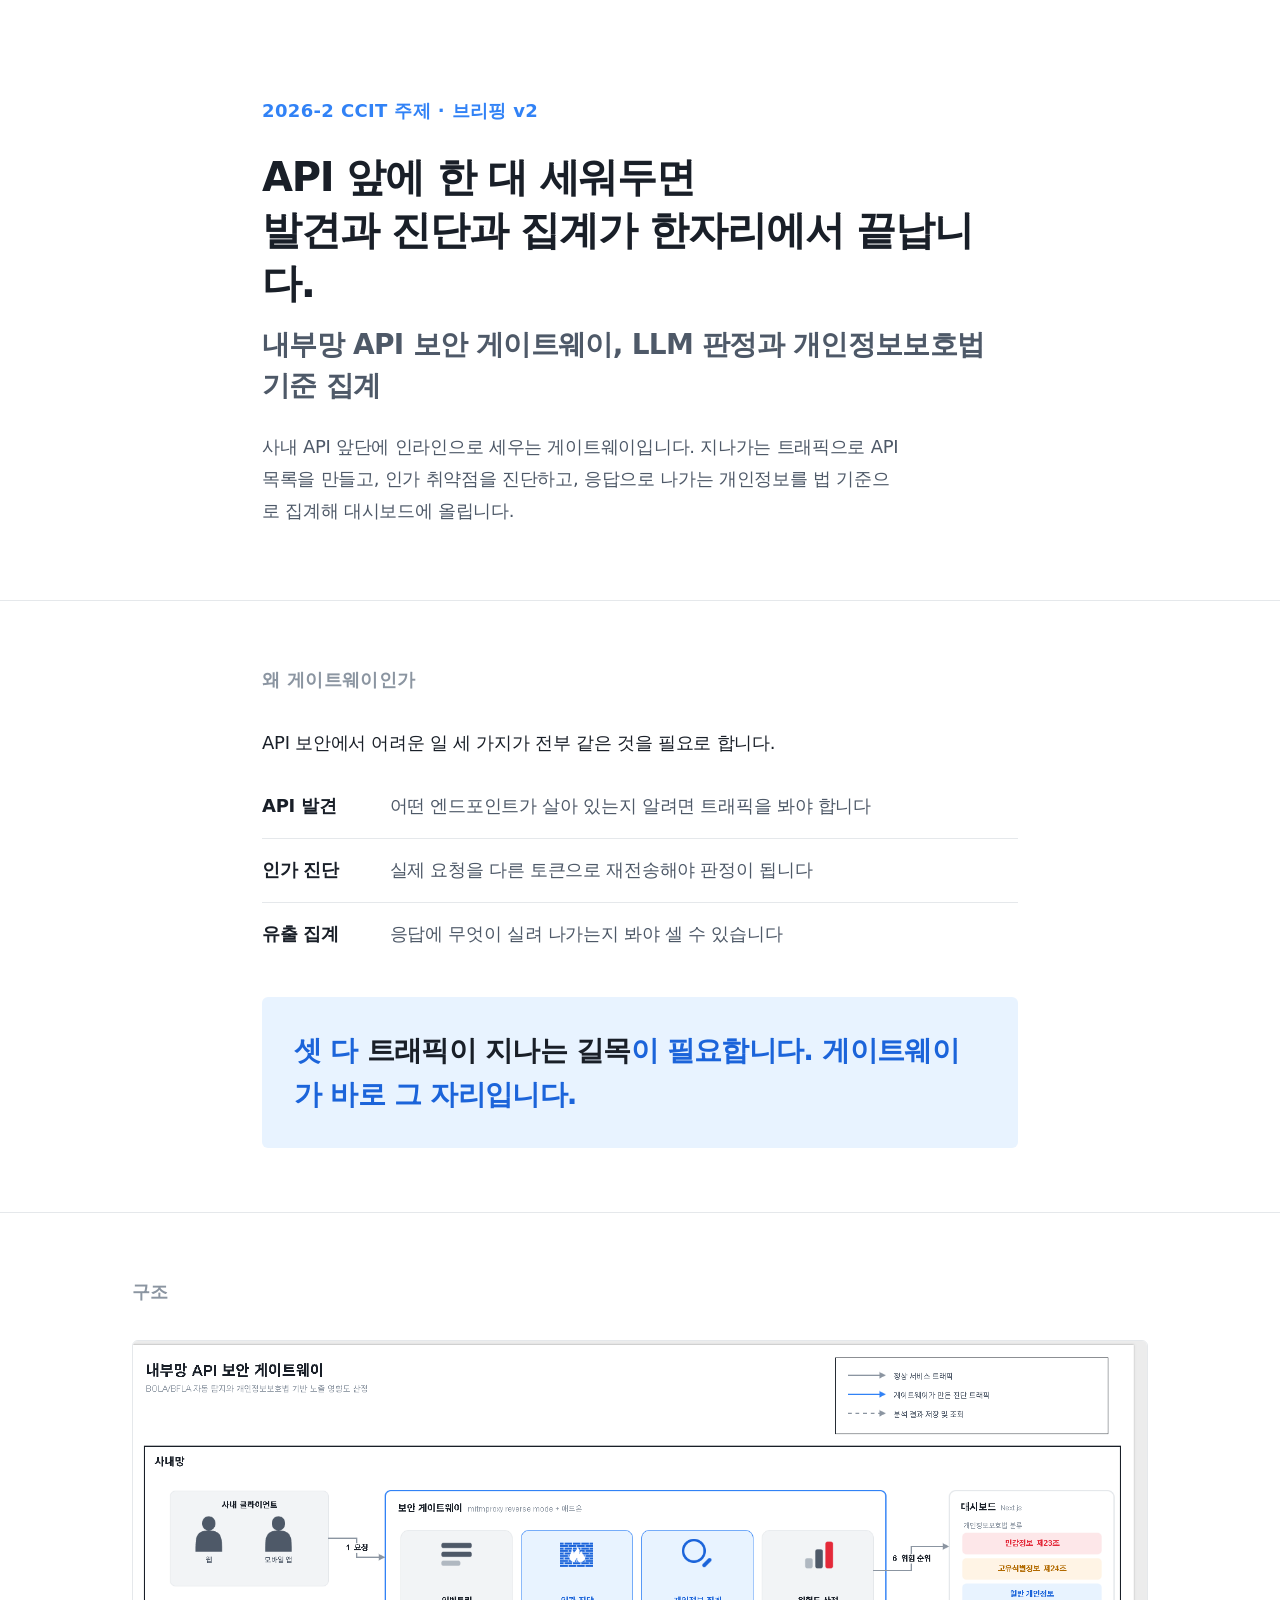
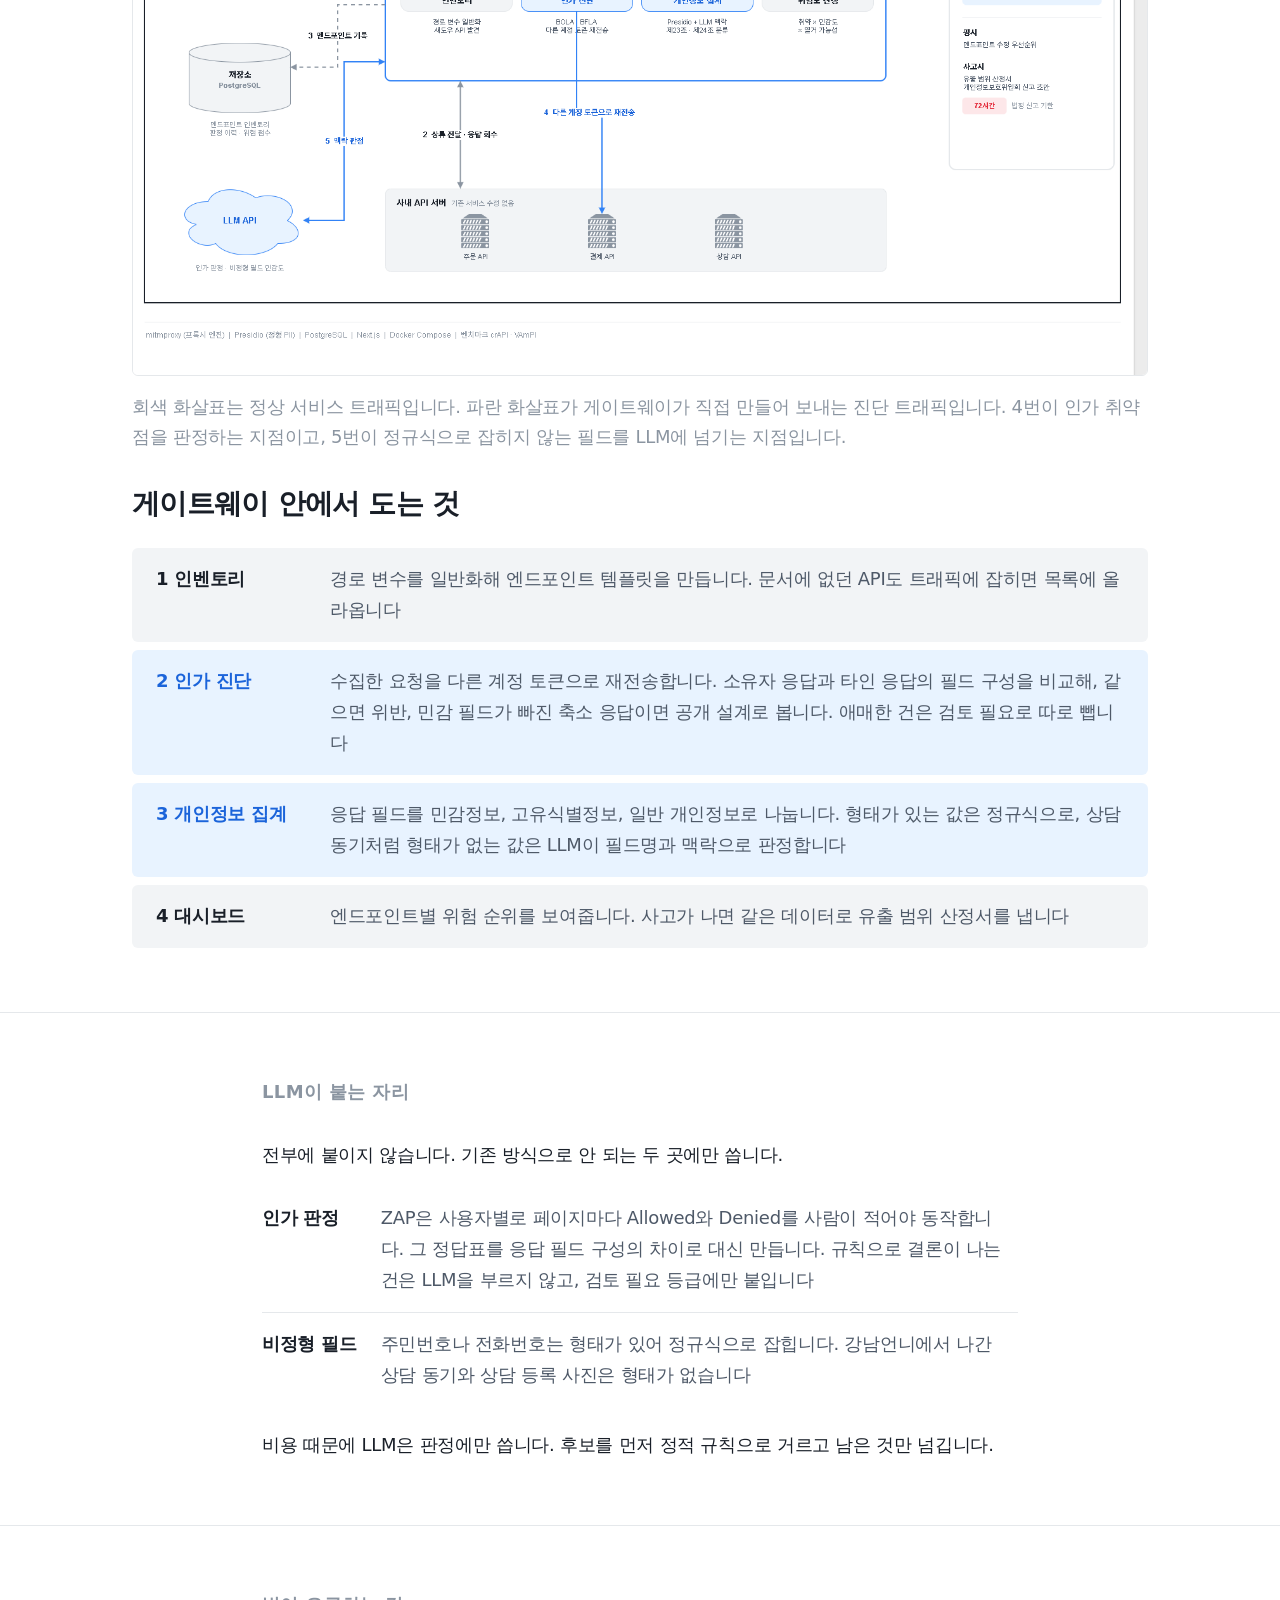
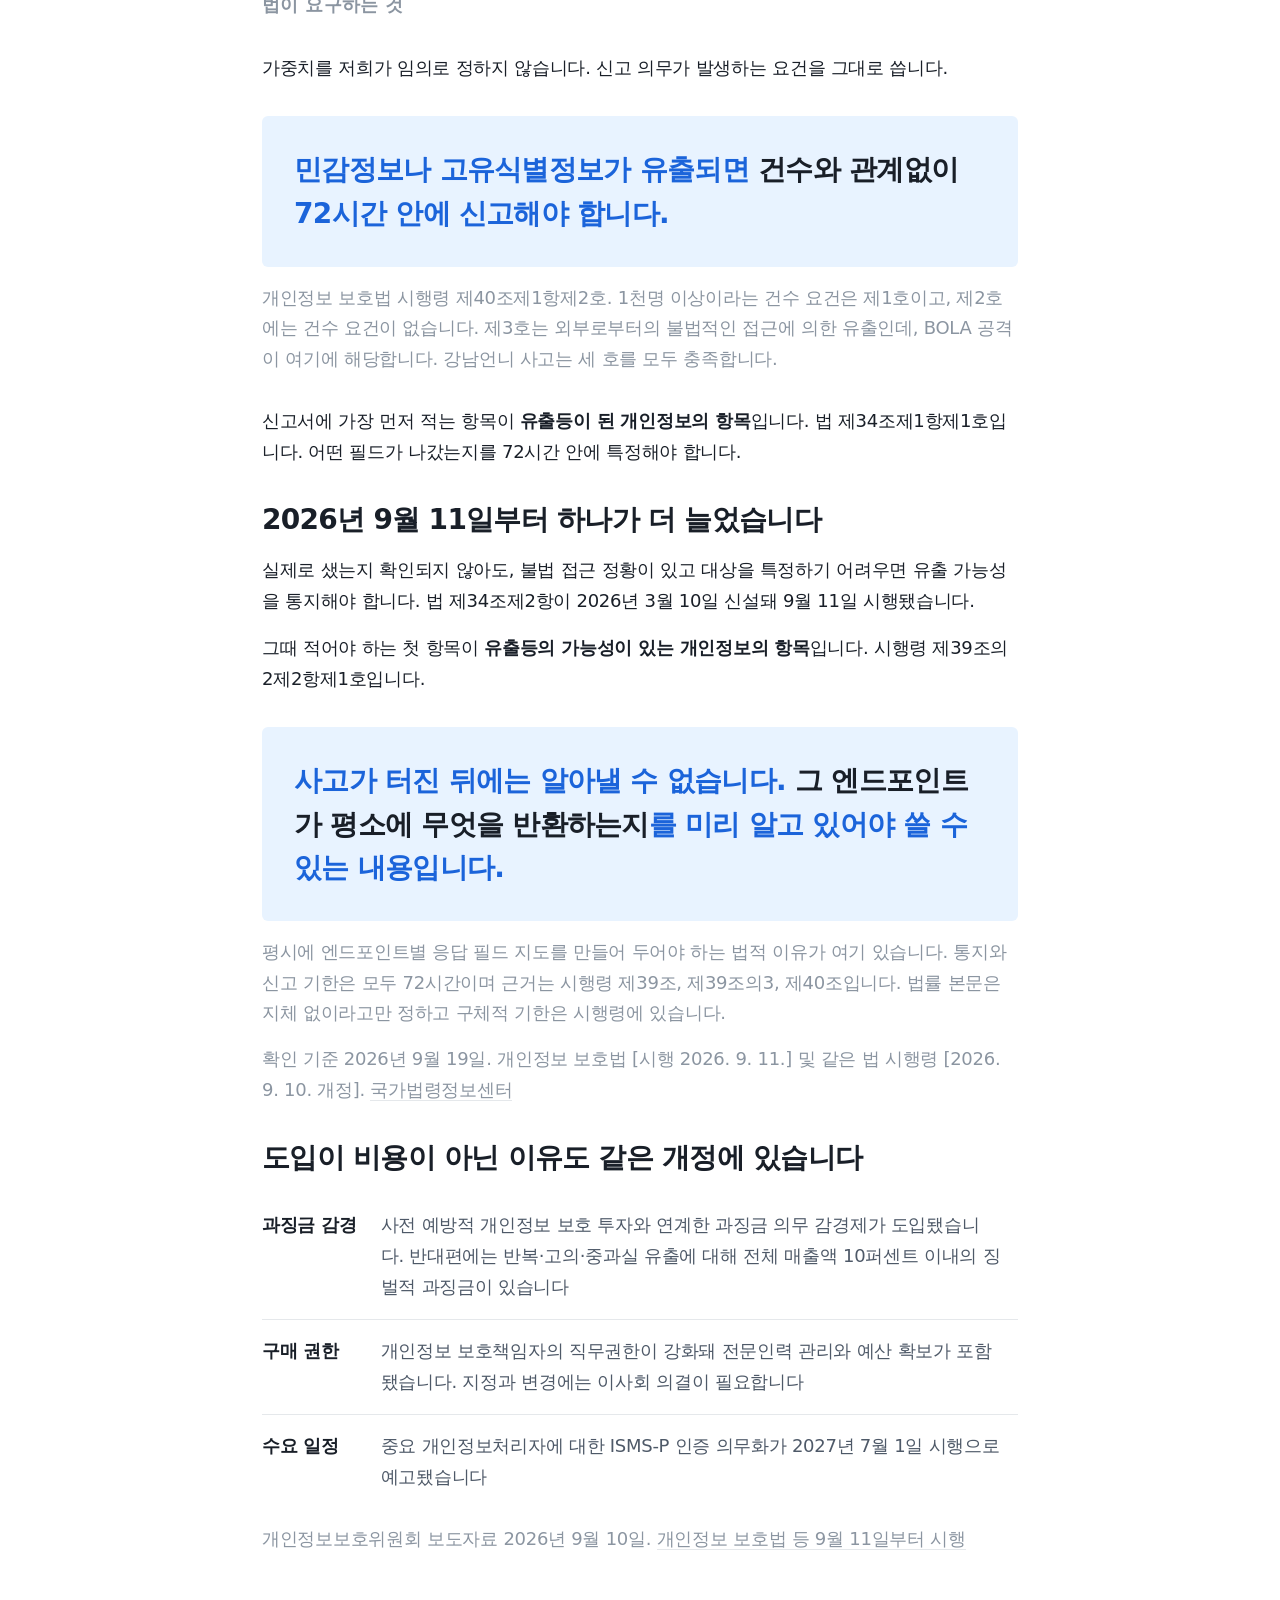
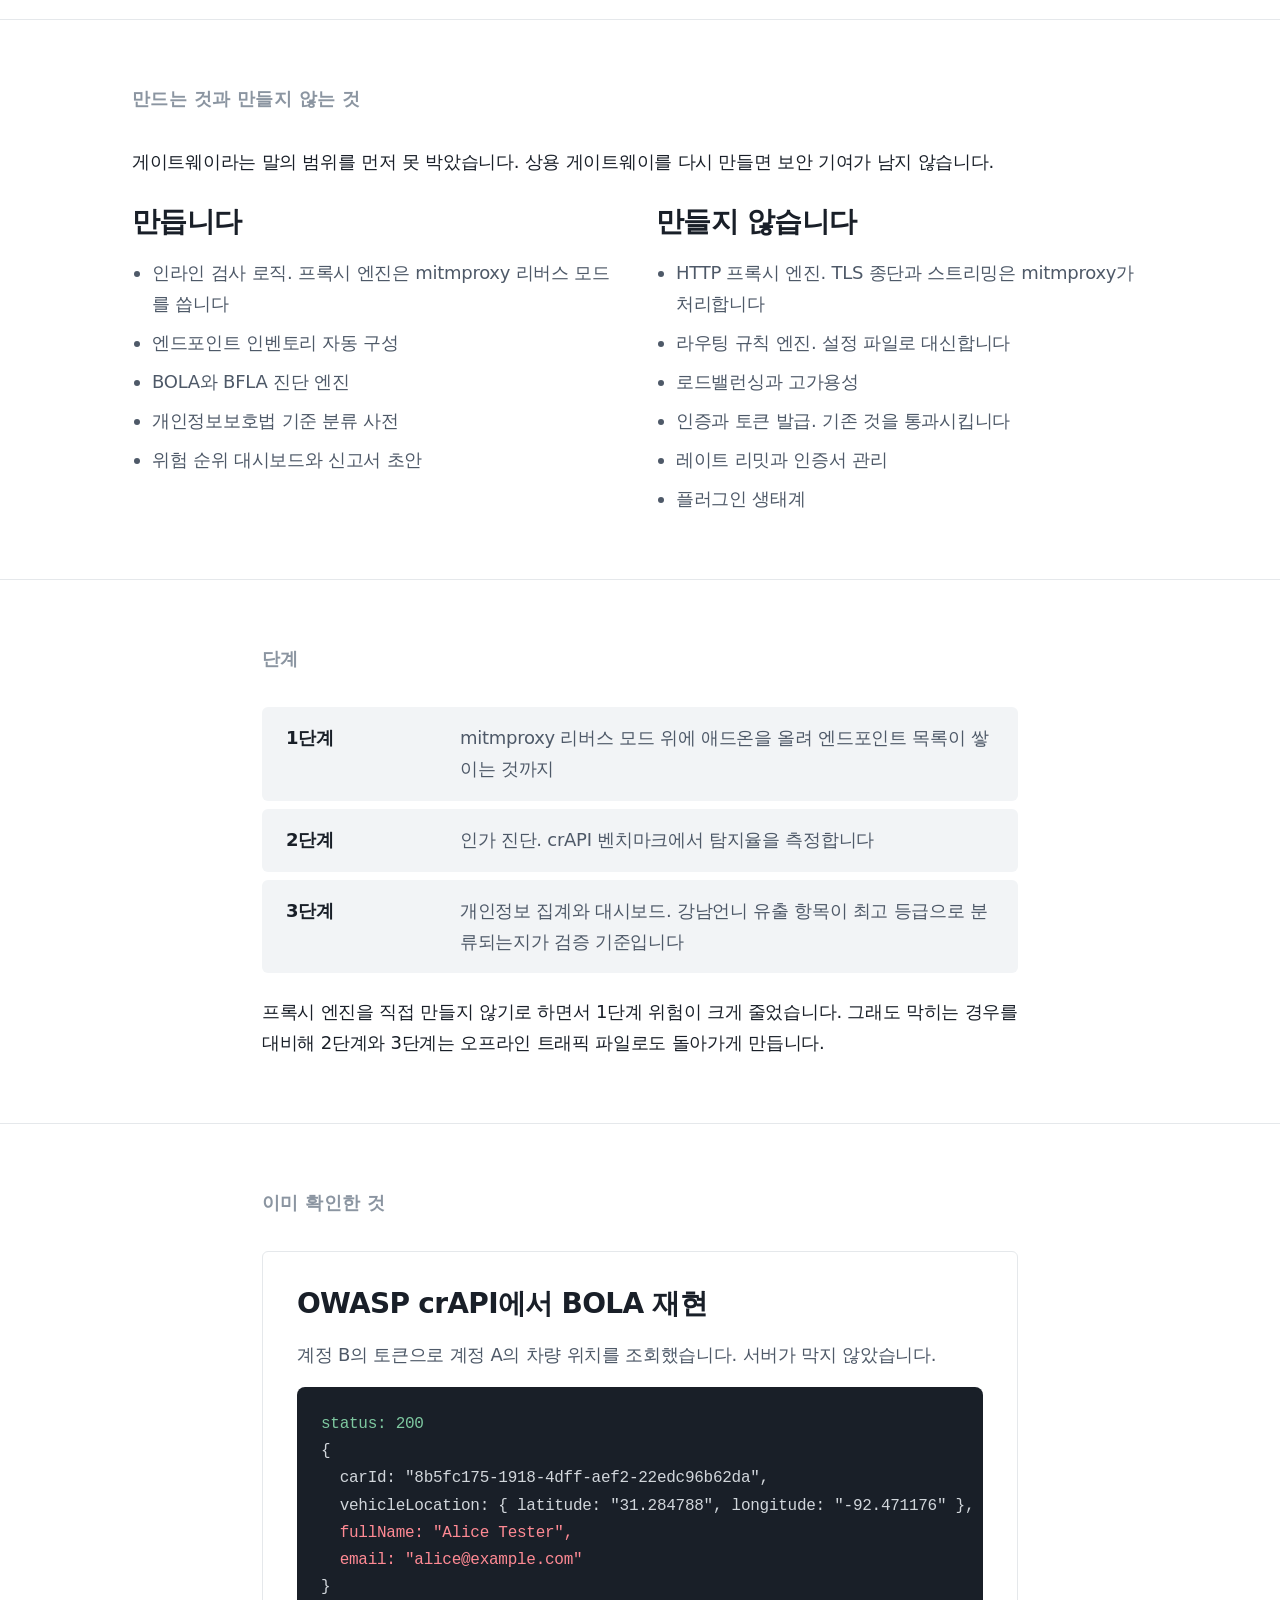
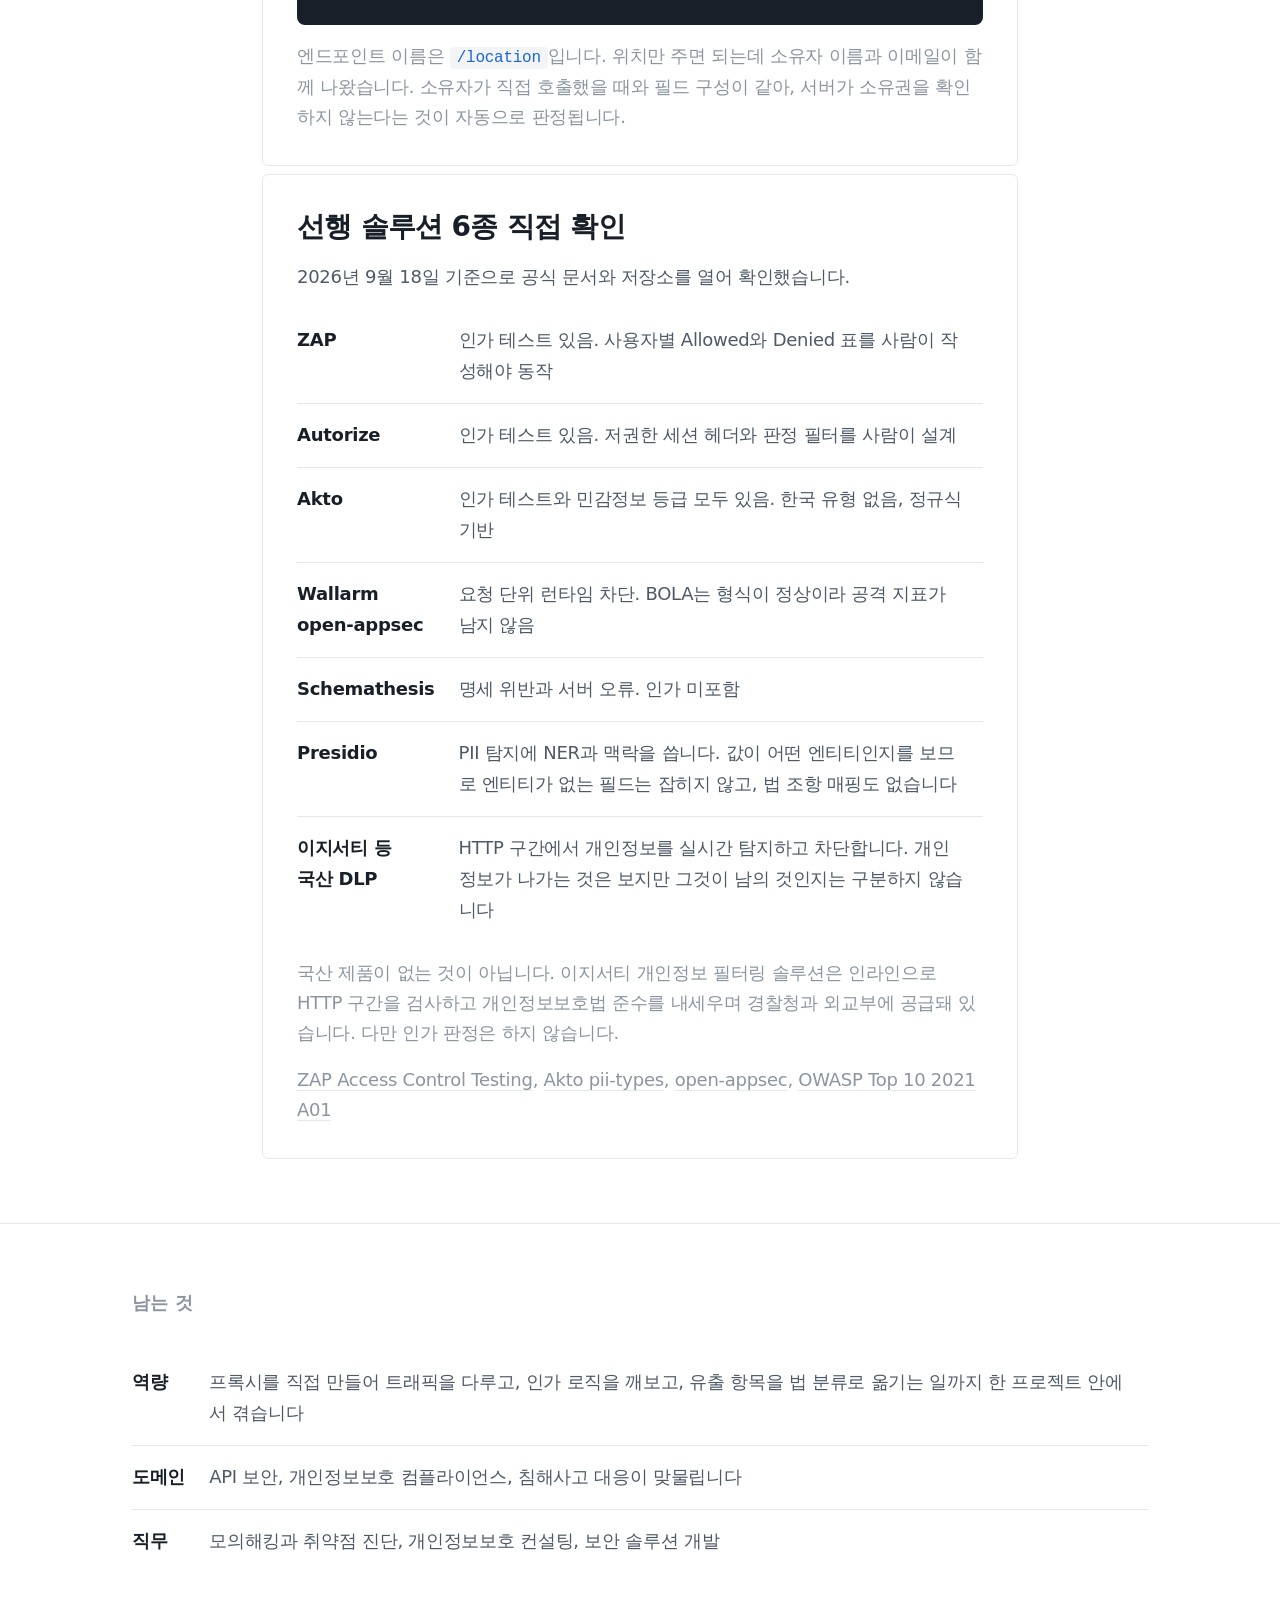
<file: arch/게이트웨이 브리핑.html>
<!DOCTYPE html>
<html lang="ko">
<head>
<meta charset="UTF-8">
<meta name="viewport" content="width=device-width, initial-scale=1">
<title>내부망 API 보안 게이트웨이</title>
<style>
  @font-face{
    font-family:'Paperlogy';font-style:normal;font-weight:500;font-display:swap;
    src:local('Paperlogy-5Medium'),local('Paperlogy 5Medium'),local('Paperlogy5Medium');
  }
  @font-face{
    font-family:'Paperlogy';font-style:normal;font-weight:600;font-display:swap;
    src:local('Paperlogy-6SemiBold'),local('Paperlogy 6SemiBold'),local('Paperlogy6SemiBold');
  }
  @font-face{
    font-family:'Paperlogy';font-style:normal;font-weight:700;font-display:swap;
    src:local('Paperlogy-7Bold'),local('Paperlogy 7Bold'),local('Paperlogy7Bold');
  }

  :root{
    --primary:#3182f6;
    --weak-bg:#e8f3ff;
    --weak-fg:#1b64da;
    --canvas:#ffffff;
    --fg:#191f28;
    --body:#4e5968;
    --muted:#8b95a1;
    --surface:#f2f4f6;
    --border:#e5e8eb;
    --danger:#e42939;

    --fs-l:40px;
    --fs-m:28px;
    --fs-s:18px;

    --sp-1:4px; --sp-2:8px; --sp-4:16px; --sp-6:24px; --sp-8:32px;

    --maxw:820px;
    --maxw-wide:1080px;
  }
  *{box-sizing:border-box;}
  html{-webkit-text-size-adjust:100%;}
  body{
    margin:0;background:var(--canvas);color:var(--fg);
    font-family:'Paperlogy',"Pretendard","Apple SD Gothic Neo","Malgun Gothic",system-ui,sans-serif;
    font-size:var(--fs-s);font-weight:500;line-height:1.72;letter-spacing:-0.015em;
  }
  .wrap{max-width:var(--maxw);margin:0 auto;padding:0 var(--sp-8);}
  .wide{max-width:var(--maxw-wide);margin:0 auto;padding:0 var(--sp-8);}

  header{padding:96px 0 72px;border-bottom:1px solid var(--border);}
  .eyebrow{font-size:var(--fs-s);font-weight:600;letter-spacing:0.02em;color:var(--primary);margin:0 0 var(--sp-6);}
  h1{font-size:var(--fs-l);font-weight:700;line-height:1.32;margin:0 0 var(--sp-4);letter-spacing:-0.03em;}
  .sub{font-size:var(--fs-m);font-weight:600;line-height:1.45;margin:0 0 var(--sp-6);letter-spacing:-0.025em;color:var(--body);}
  .lede{font-size:var(--fs-s);font-weight:500;line-height:1.8;color:var(--body);margin:0;max-width:56ch;}

  section{padding:64px 0;border-bottom:1px solid var(--border);}
  section:last-of-type{border-bottom:0;padding-bottom:96px;}
  h2{font-size:var(--fs-s);font-weight:600;letter-spacing:0.02em;color:var(--muted);margin:0 0 var(--sp-8);}
  h3{font-size:var(--fs-m);font-weight:600;line-height:1.42;margin:0 0 var(--sp-4);letter-spacing:-0.025em;}
  p{margin:0 0 var(--sp-4);}
  p:last-child{margin-bottom:0;}
  .dim{color:var(--body);}
  .cap{color:var(--muted);line-height:1.68;}
  b,strong{font-weight:600;}

  table{width:100%;border-collapse:collapse;margin:0 0 var(--sp-4);}
  td{padding:var(--sp-4) var(--sp-4) var(--sp-4) 0;border-bottom:1px solid var(--border);vertical-align:top;}
  tr:last-child td{border-bottom:0;}
  td.label{white-space:nowrap;padding-right:var(--sp-6);}

  .gap{background:var(--weak-bg);border-radius:6px;padding:var(--sp-8);margin:var(--sp-8) 0 0;}
  .gap p{font-size:var(--fs-m);font-weight:600;line-height:1.55;letter-spacing:-0.025em;margin:0;color:var(--weak-fg);}
  .gap strong{color:var(--fg);font-weight:700;}

  .ev{border:1px solid var(--border);border-radius:6px;padding:var(--sp-8) 34px;}
  code{font-family:"SF Mono",Consolas,"D2Coding",monospace;font-size:16px;background:var(--surface);padding:2px 7px;border-radius:4px;color:var(--weak-fg);}
  pre{
    font-family:"SF Mono",Consolas,"D2Coding",monospace;
    background:var(--fg);color:#d1d6db;padding:var(--sp-6);border-radius:8px;
    overflow-x:auto;font-size:16px;line-height:1.7;margin:var(--sp-4) 0 0;
  }
  pre .hl{color:#ff8a94;}
  pre .ok{color:#7ec8a0;}

  .src{margin:var(--sp-4) 0 0;color:var(--muted);}
  .src a{color:var(--muted);text-decoration:none;border-bottom:1px solid var(--border);}

  .flow{display:grid;gap:var(--sp-2);margin:var(--sp-6) 0 0;}
  .flow .node{
    background:var(--surface);border-radius:6px;padding:var(--sp-4) var(--sp-6);
    display:grid;grid-template-columns:150px 1fr;gap:var(--sp-6);align-items:baseline;
  }
  .flow .node b{font-weight:600;color:var(--fg);}
  .flow .node span{color:var(--body);}
  .flow .node.hl{background:var(--weak-bg);}
  .flow .node.hl b{color:var(--weak-fg);}
  .arrow{text-align:center;color:var(--muted);line-height:1;margin:0;padding:2px 0;}

  figure{margin:var(--sp-6) 0 0;}
  figure img{
    display:block;width:100%;height:auto;
    border:1px solid var(--border);border-radius:6px;
  }
  figcaption{margin-top:var(--sp-4);color:var(--muted);line-height:1.68;}

  .scope{display:grid;grid-template-columns:1fr 1fr;gap:var(--sp-8);margin-top:var(--sp-6);}
  .scope ul{margin:0;padding-left:20px;}
  .scope li{margin-bottom:var(--sp-2);color:var(--body);}
  .scope li:last-child{margin-bottom:0;}

  @media (max-width:760px){
    header{padding:56px 0 48px;}
    h1{font-size:28px;}
    .sub{font-size:var(--fs-s);}
    .gap p{font-size:var(--fs-s);}
    section{padding:48px 0;}
    .flow .node{grid-template-columns:1fr;gap:var(--sp-1);}
    .scope{grid-template-columns:1fr;gap:var(--sp-6);}
  }
  @media (prefers-reduced-motion:reduce){*{transition:none !important;}}
  @media print{
    section{page-break-inside:avoid;padding:var(--sp-8) 0;}
    pre,.gap,.node,.ev{-webkit-print-color-adjust:exact;print-color-adjust:exact;}
  }
</style>
</head>
<body>

<header>
  <div class="wrap">
    <p class="eyebrow">2026-2 CCIT 주제 · 브리핑 v2</p>
    <h1>API 앞에 한 대 세워두면<br>발견과 진단과 집계가 한자리에서 끝납니다.</h1>
    <p class="sub">내부망 API 보안 게이트웨이, LLM 판정과 개인정보보호법 기준 집계</p>
    <p class="lede">사내 API 앞단에 인라인으로 세우는 게이트웨이입니다. 지나가는 트래픽으로 API 목록을 만들고, 인가 취약점을 진단하고, 응답으로 나가는 개인정보를 법 기준으로 집계해 대시보드에 올립니다.</p>
  </div>
</header>

<section>
  <div class="wrap">
    <h2>왜 게이트웨이인가</h2>
    <p>API 보안에서 어려운 일 세 가지가 전부 같은 것을 필요로 합니다.</p>
    <table>
      <tbody>
        <tr><td class="label"><b>API 발견</b></td><td class="dim">어떤 엔드포인트가 살아 있는지 알려면 트래픽을 봐야 합니다</td></tr>
        <tr><td class="label"><b>인가 진단</b></td><td class="dim">실제 요청을 다른 토큰으로 재전송해야 판정이 됩니다</td></tr>
        <tr><td class="label"><b>유출 집계</b></td><td class="dim">응답에 무엇이 실려 나가는지 봐야 셀 수 있습니다</td></tr>
      </tbody>
    </table>
    <div class="gap">
      <p>셋 다 <strong>트래픽이 지나는 길목</strong>이 필요합니다. 게이트웨이가 바로 그 자리입니다.</p>
    </div>
  </div>
</section>

<section>
  <div class="wide">
    <h2>구조</h2>
    <figure>
      <img src="아키텍처.png" alt="내부망 API 보안 게이트웨이 아키텍처. 사내 클라이언트에서 보안 게이트웨이를 거쳐 사내 API 서버로 트래픽이 흐르고, 게이트웨이는 인벤토리, 인가 진단, 개인정보 집계, 위험도 산정 네 모듈로 구성됩니다. 저장소와 LLM API가 연결되고 결과는 대시보드로 나갑니다.">
      <figcaption>회색 화살표는 정상 서비스 트래픽입니다. 파란 화살표가 게이트웨이가 직접 만들어 보내는 진단 트래픽입니다. 4번이 인가 취약점을 판정하는 지점이고, 5번이 정규식으로 잡히지 않는 필드를 LLM에 넘기는 지점입니다.</figcaption>
    </figure>

    <h3 style="margin-top:var(--sp-8)">게이트웨이 안에서 도는 것</h3>
    <div class="flow">
      <div class="node"><b>1 인벤토리</b><span>경로 변수를 일반화해 엔드포인트 템플릿을 만듭니다. 문서에 없던 API도 트래픽에 잡히면 목록에 올라옵니다</span></div>
      <div class="node hl"><b>2 인가 진단</b><span>수집한 요청을 다른 계정 토큰으로 재전송합니다. 소유자 응답과 타인 응답의 필드 구성을 비교해, 같으면 위반, 민감 필드가 빠진 축소 응답이면 공개 설계로 봅니다. 애매한 건은 검토 필요로 따로 뺍니다</span></div>
      <div class="node hl"><b>3 개인정보 집계</b><span>응답 필드를 민감정보, 고유식별정보, 일반 개인정보로 나눕니다. 형태가 있는 값은 정규식으로, 상담 동기처럼 형태가 없는 값은 LLM이 필드명과 맥락으로 판정합니다</span></div>
      <div class="node"><b>4 대시보드</b><span>엔드포인트별 위험 순위를 보여줍니다. 사고가 나면 같은 데이터로 유출 범위 산정서를 냅니다</span></div>
    </div>
  </div>
</section>

<section>
  <div class="wrap">
    <h2>LLM이 붙는 자리</h2>
    <p>전부에 붙이지 않습니다. 기존 방식으로 안 되는 두 곳에만 씁니다.</p>
    <table>
      <tbody>
        <tr><td class="label"><b>인가 판정</b></td><td class="dim">ZAP은 사용자별로 페이지마다 Allowed와 Denied를 사람이 적어야 동작합니다. 그 정답표를 응답 필드 구성의 차이로 대신 만듭니다. 규칙으로 결론이 나는 건은 LLM을 부르지 않고, 검토 필요 등급에만 붙입니다</td></tr>
        <tr><td class="label"><b>비정형 필드</b></td><td class="dim">주민번호나 전화번호는 형태가 있어 정규식으로 잡힙니다. 강남언니에서 나간 상담 동기와 상담 등록 사진은 형태가 없습니다</td></tr>
      </tbody>
    </table>
    <p style="margin-top:var(--sp-6)">비용 때문에 LLM은 판정에만 씁니다. 후보를 먼저 정적 규칙으로 거르고 남은 것만 넘깁니다.</p>
  </div>
</section>

<section>
  <div class="wrap">
    <h2>법이 요구하는 것</h2>
    <p>가중치를 저희가 임의로 정하지 않습니다. 신고 의무가 발생하는 요건을 그대로 씁니다.</p>
    <div class="gap">
      <p>민감정보나 고유식별정보가 유출되면 <strong>건수와 관계없이</strong> 72시간 안에 신고해야 합니다.</p>
    </div>
    <p class="cap" style="margin-top:var(--sp-4)">개인정보 보호법 시행령 제40조제1항제2호. 1천명 이상이라는 건수 요건은 제1호이고, 제2호에는 건수 요건이 없습니다. 제3호는 외부로부터의 불법적인 접근에 의한 유출인데, BOLA 공격이 여기에 해당합니다. 강남언니 사고는 세 호를 모두 충족합니다.</p>

    <p style="margin-top:var(--sp-8)">신고서에 가장 먼저 적는 항목이 <b>유출등이 된 개인정보의 항목</b>입니다. 법 제34조제1항제1호입니다. 어떤 필드가 나갔는지를 72시간 안에 특정해야 합니다.</p>

    <h3 style="margin-top:var(--sp-8)">2026년 9월 11일부터 하나가 더 늘었습니다</h3>
    <p>실제로 샜는지 확인되지 않아도, 불법 접근 정황이 있고 대상을 특정하기 어려우면 유출 가능성을 통지해야 합니다. 법 제34조제2항이 2026년 3월 10일 신설돼 9월 11일 시행됐습니다.</p>
    <p>그때 적어야 하는 첫 항목이 <b>유출등의 가능성이 있는 개인정보의 항목</b>입니다. 시행령 제39조의2제2항제1호입니다.</p>
    <div class="gap">
      <p>사고가 터진 뒤에는 알아낼 수 없습니다. <strong>그 엔드포인트가 평소에 무엇을 반환하는지</strong>를 미리 알고 있어야 쓸 수 있는 내용입니다.</p>
    </div>
    <p class="cap" style="margin-top:var(--sp-4)">평시에 엔드포인트별 응답 필드 지도를 만들어 두어야 하는 법적 이유가 여기 있습니다. 통지와 신고 기한은 모두 72시간이며 근거는 시행령 제39조, 제39조의3, 제40조입니다. 법률 본문은 지체 없이라고만 정하고 구체적 기한은 시행령에 있습니다.</p>
    <p class="src">확인 기준 2026년 9월 19일. 개인정보 보호법 [시행 2026. 9. 11.] 및 같은 법 시행령 [2026. 9. 10. 개정].
      <a href="https://www.law.go.kr/%EB%B2%95%EB%A0%B9/%EA%B0%9C%EC%9D%B8%EC%A0%95%EB%B3%B4%EB%B3%B4%ED%98%B8%EB%B2%95">국가법령정보센터</a>
    </p>

    <h3 style="margin-top:var(--sp-8)">도입이 비용이 아닌 이유도 같은 개정에 있습니다</h3>
    <table>
      <tbody>
        <tr><td class="label"><b>과징금 감경</b></td><td class="dim">사전 예방적 개인정보 보호 투자와 연계한 과징금 의무 감경제가 도입됐습니다. 반대편에는 반복·고의·중과실 유출에 대해 전체 매출액 10퍼센트 이내의 징벌적 과징금이 있습니다</td></tr>
        <tr><td class="label"><b>구매 권한</b></td><td class="dim">개인정보 보호책임자의 직무권한이 강화돼 전문인력 관리와 예산 확보가 포함됐습니다. 지정과 변경에는 이사회 의결이 필요합니다</td></tr>
        <tr><td class="label"><b>수요 일정</b></td><td class="dim">중요 개인정보처리자에 대한 ISMS-P 인증 의무화가 2027년 7월 1일 시행으로 예고됐습니다</td></tr>
      </tbody>
    </table>
    <p class="src">개인정보보호위원회 보도자료 2026년 9월 10일.
      <a href="https://pipc.go.kr/np/cop/bbs/selectBoardArticle.do?bbsId=BS074&amp;mCode=C020010000&amp;nttId=12459">개인정보 보호법 등 9월 11일부터 시행</a>
    </p>
  </div>
</section>

<section>
  <div class="wide">
    <h2>만드는 것과 만들지 않는 것</h2>
    <p>게이트웨이라는 말의 범위를 먼저 못 박았습니다. 상용 게이트웨이를 다시 만들면 보안 기여가 남지 않습니다.</p>
    <div class="scope">
      <div>
        <h3>만듭니다</h3>
        <ul>
          <li>인라인 검사 로직. 프록시 엔진은 mitmproxy 리버스 모드를 씁니다</li>
          <li>엔드포인트 인벤토리 자동 구성</li>
          <li>BOLA와 BFLA 진단 엔진</li>
          <li>개인정보보호법 기준 분류 사전</li>
          <li>위험 순위 대시보드와 신고서 초안</li>
        </ul>
      </div>
      <div>
        <h3>만들지 않습니다</h3>
        <ul>
          <li>HTTP 프록시 엔진. TLS 종단과 스트리밍은 mitmproxy가 처리합니다</li>
          <li>라우팅 규칙 엔진. 설정 파일로 대신합니다</li>
          <li>로드밸런싱과 고가용성</li>
          <li>인증과 토큰 발급. 기존 것을 통과시킵니다</li>
          <li>레이트 리밋과 인증서 관리</li>
          <li>플러그인 생태계</li>
        </ul>
      </div>
    </div>
  </div>
</section>

<section>
  <div class="wrap">
    <h2>단계</h2>
    <div class="flow">
      <div class="node"><b>1단계</b><span>mitmproxy 리버스 모드 위에 애드온을 올려 엔드포인트 목록이 쌓이는 것까지</span></div>
      <div class="node"><b>2단계</b><span>인가 진단. crAPI 벤치마크에서 탐지율을 측정합니다</span></div>
      <div class="node"><b>3단계</b><span>개인정보 집계와 대시보드. 강남언니 유출 항목이 최고 등급으로 분류되는지가 검증 기준입니다</span></div>
    </div>
    <p style="margin-top:var(--sp-6)">프록시 엔진을 직접 만들지 않기로 하면서 1단계 위험이 크게 줄었습니다. 그래도 막히는 경우를 대비해 2단계와 3단계는 오프라인 트래픽 파일로도 돌아가게 만듭니다.</p>
  </div>
</section>

<section>
  <div class="wrap">
    <h2>이미 확인한 것</h2>
    <div class="ev">
      <h3>OWASP crAPI에서 BOLA 재현</h3>
      <p class="dim">계정 B의 토큰으로 계정 A의 차량 위치를 조회했습니다. 서버가 막지 않았습니다.</p>
      <pre><span class="ok">status: 200</span>
{
  carId: "8b5fc175-1918-4dff-aef2-22edc96b62da",
  vehicleLocation: { latitude: "31.284788", longitude: "-92.471176" },
  <span class="hl">fullName: "Alice Tester",</span>
  <span class="hl">email: "alice@example.com"</span>
}</pre>
      <p class="cap" style="margin-top:var(--sp-4)">엔드포인트 이름은 <code>/location</code>입니다. 위치만 주면 되는데 소유자 이름과 이메일이 함께 나왔습니다. 소유자가 직접 호출했을 때와 필드 구성이 같아, 서버가 소유권을 확인하지 않는다는 것이 자동으로 판정됩니다.</p>
    </div>

    <div class="ev" style="margin-top:var(--sp-2)">
      <h3>선행 솔루션 6종 직접 확인</h3>
      <p class="dim">2026년 9월 18일 기준으로 공식 문서와 저장소를 열어 확인했습니다.</p>
      <table style="margin-top:var(--sp-4)">
        <tbody>
          <tr><td class="label"><b>ZAP</b></td><td class="dim">인가 테스트 있음. 사용자별 Allowed와 Denied 표를 사람이 작성해야 동작</td></tr>
          <tr><td class="label"><b>Autorize</b></td><td class="dim">인가 테스트 있음. 저권한 세션 헤더와 판정 필터를 사람이 설계</td></tr>
          <tr><td class="label"><b>Akto</b></td><td class="dim">인가 테스트와 민감정보 등급 모두 있음. 한국 유형 없음, 정규식 기반</td></tr>
          <tr><td class="label"><b>Wallarm<br>open-appsec</b></td><td class="dim">요청 단위 런타임 차단. BOLA는 형식이 정상이라 공격 지표가 남지 않음</td></tr>
          <tr><td class="label"><b>Schemathesis</b></td><td class="dim">명세 위반과 서버 오류. 인가 미포함</td></tr>
          <tr><td class="label"><b>Presidio</b></td><td class="dim">PII 탐지에 NER과 맥락을 씁니다. 값이 어떤 엔티티인지를 보므로 엔티티가 없는 필드는 잡히지 않고, 법 조항 매핑도 없습니다</td></tr>
          <tr><td class="label"><b>이지서티 등<br>국산 DLP</b></td><td class="dim">HTTP 구간에서 개인정보를 실시간 탐지하고 차단합니다. 개인정보가 나가는 것은 보지만 그것이 남의 것인지는 구분하지 않습니다</td></tr>
        </tbody>
      </table>
      <p class="cap" style="margin-top:var(--sp-4)">국산 제품이 없는 것이 아닙니다. 이지서티 개인정보 필터링 솔루션은 인라인으로 HTTP 구간을 검사하고 개인정보보호법 준수를 내세우며 경찰청과 외교부에 공급돼 있습니다. 다만 인가 판정은 하지 않습니다.</p>
      <p class="src">
        <a href="https://www.zaproxy.org/docs/desktop/addons/access-control-testing/">ZAP Access Control Testing</a>,
        <a href="https://github.com/akto-api-security/akto/tree/master/pii-types">Akto pii-types</a>,
        <a href="https://github.com/openappsec/openappsec">open-appsec</a>,
        <a href="https://owasp.org/Top10/2021/A01_2021-Broken_Access_Control/">OWASP Top 10 2021 A01</a>
      </p>
    </div>
  </div>
</section>

<section>
  <div class="wide">
    <h2>남는 것</h2>
    <table>
      <tbody>
        <tr>
          <td class="label"><b>역량</b></td>
          <td class="dim">프록시를 직접 만들어 트래픽을 다루고, 인가 로직을 깨보고, 유출 항목을 법 분류로 옮기는 일까지 한 프로젝트 안에서 겪습니다</td>
        </tr>
        <tr>
          <td class="label"><b>도메인</b></td>
          <td class="dim">API 보안, 개인정보보호 컴플라이언스, 침해사고 대응이 맞물립니다</td>
        </tr>
        <tr>
          <td class="label"><b>직무</b></td>
          <td class="dim">모의해킹과 취약점 진단, 개인정보보호 컨설팅, 보안 솔루션 개발</td>
        </tr>
      </tbody>
    </table>
  </div>
</section>

</body>
</html>
</file>
